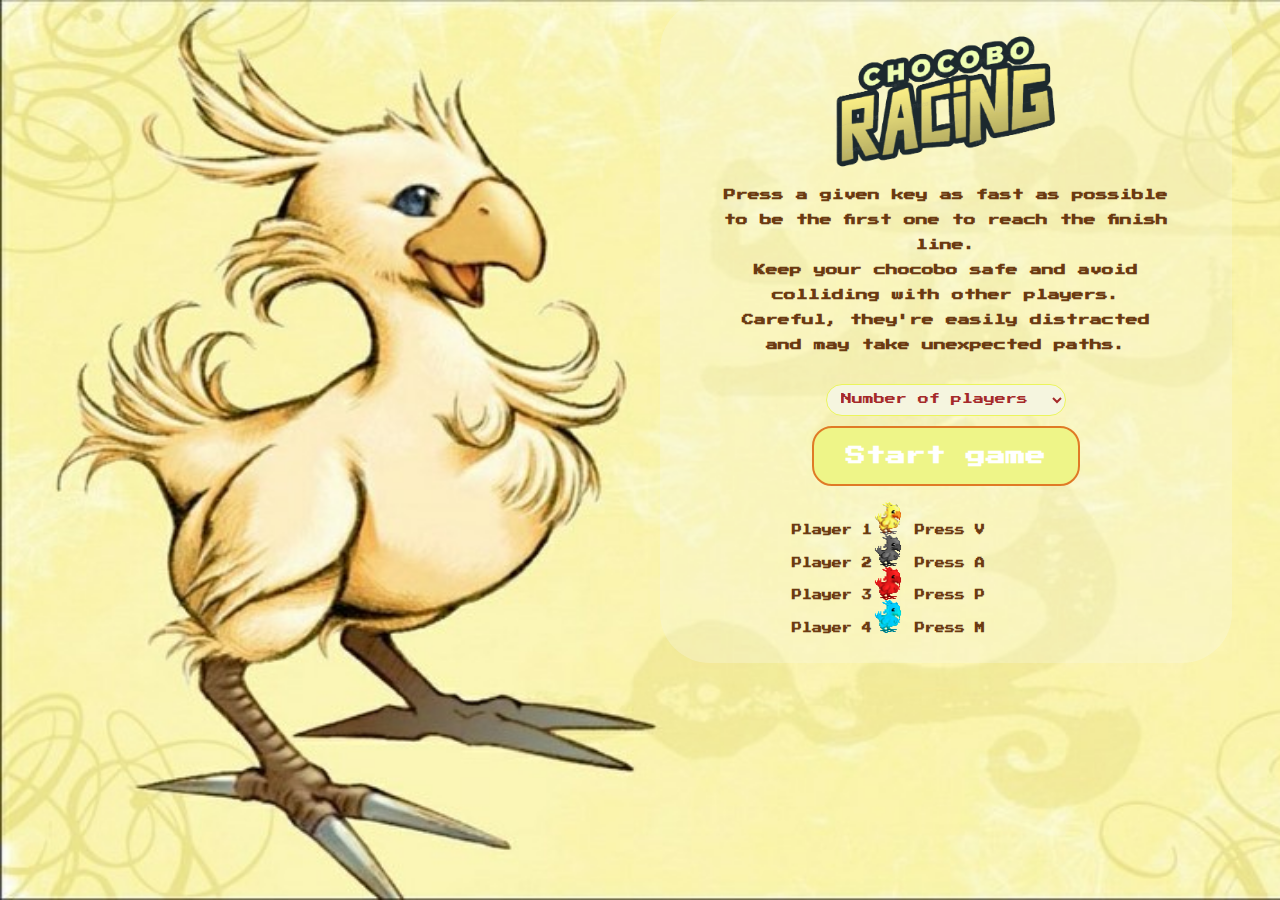
<file: index.html>
<!DOCTYPE html>
<html lang="en">
  <head>
    <meta charset="UTF-8" />
    <meta name="viewport" content="width=device-width, initial-scale=1.0" />
    <title>Chocobo Racing</title>
    <link rel="stylesheet" href="./css/style.css" />
  </head>
  <body>
    <script src="./src/player.js"></script>
    <script src="./src/game.js"></script>
    <script src="./src/main.js"></script>
  </body>
</html>
</file>
<file: css/style.css>
@import url("https://fonts.googleapis.com/css2?family=Press+Start+2P&display=swap");

* {
  margin: 0;
}
/* SPLASH SCREEN */
body {
  font-family: "Press Start 2P", cursive;
  font-size: 12px;
  font-weight: bold;
  line-height: 25px;
  justify-content: space-evenly;
  color: rgb(107, 58, 17);
}
#splash-body {
  color: rgb(107, 58, 17);
  background-image: url("../img/splash-background.jpg");
  background-repeat: no-repeat;
  width: 100vw;
  height: 100vh;
  background-size: cover;
}
#instructions-container {
  border-radius: 50px;
  width: 40%;
  height: auto;
  text-align: center;
  float: right;
  margin-right: 3rem;
  padding: 30px;
  background-color: rgba(247, 247, 233, 0.3);
}
#logo {
  width: 50%;
  height: auto;
}
#dropdown-container {
  margin-top: 1rem;
  width: 100%;
  float: center;
  flex-wrap: wrap;
}
select {
  font-family: "Press Start 2P", cursive;
  font-size: 11px;
  width: 15rem;
  height: 2rem;
  margin: 10px;
  padding-left: 10px;
  background-color: rgb(245, 245, 223);
  color: brown;
  border: 1px solid #ebf55c;
  border-radius: 20px;
}

ul {
  line-height: 5px;
  font-size: 10px;
  list-style-type: none;
  text-align: left;
}

#start-button {
  font-family: "Press Start 2P", cursive;
  height: 60px;
  padding: 1rem 2rem;
  background-color: #eef588;
  color: white;
  font-size: 20px;
  font-weight: bold;
  border-radius: 20px;
  border: 2px solid rgb(224, 122, 38);
}

#start-button:hover {
  color: rgb(224, 122, 38);
  background-color: #eef588;
  box-shadow: 5px 5px #5a5a3b;
}
.guide-container {
  margin-top: 1rem;
  float: right;
}

.minis {
  width: 8%;
  height: auto;
}
/* GAME SCREEN */
#game-body {
  background-image: url("../img/body-background.png");
  width: 100vw;
  height: 100vh;
  background-repeat: no-repeat;
  background-size: cover;
}

#canvas-container {
  height: 100vh;
}

.position {
  display: inline-block;
  width: 20%;
  height: auto;
  padding: 2rem;
}

.game-container {
  /* background-image: url("../img/background/4.jpeg"); */
  background-size: cover;
  background-repeat: no-repeat;
  width: 100vh;
  height: 100vh;
  position: absolute;
  top: 0;
  bottom: 0;
  left: 0;
  right: 0;
  margin: auto;
}

#countdown {
  display: absolute;
  font-size: 200px;
  color: black;
}
/* GAME OVER SCREEN */
.game-over {
  background-image: url("../img/source.gif"), url("../img/game-over.jpg");
  width: 100vw;
  height: 100vh;
  display: flex;
  align-items: center;
  justify-content: left;
}

#stats-container {
  border-radius: 50px;
  width: 40%;
  height: auto;
  text-align: center;
  vertical-align: center;
  margin-left: 20vh;
  background-color: rgba(247, 247, 233, 0.3);
}
.final-stats {
  margin: 4rem 0;
}
#title {
  font-size: 25px;
  padding: 2rem;
}

.restart-button {
  font-family: "Press Start 2P", cursive;
  height: 60px;
  padding: 1rem 2rem;
  background-color: #eef588;
  color: white;
  font-size: 20px;
  font-weight: bold;
  border-radius: 20px;
  border: 2px solid rgb(224, 122, 38);
  margin: 2rem;
}

.restart-button:hover {
  color: rgb(224, 122, 38);
  background-color: #eef588;
  box-shadow: 5px 5px #5a5a3b;
}
/* music & sounds */
#main-song {
  display: none;
}
#win {
  display: none;
}
#go-first {
  padding-top: 300px;
  font-size: 20px;
}
</file>
